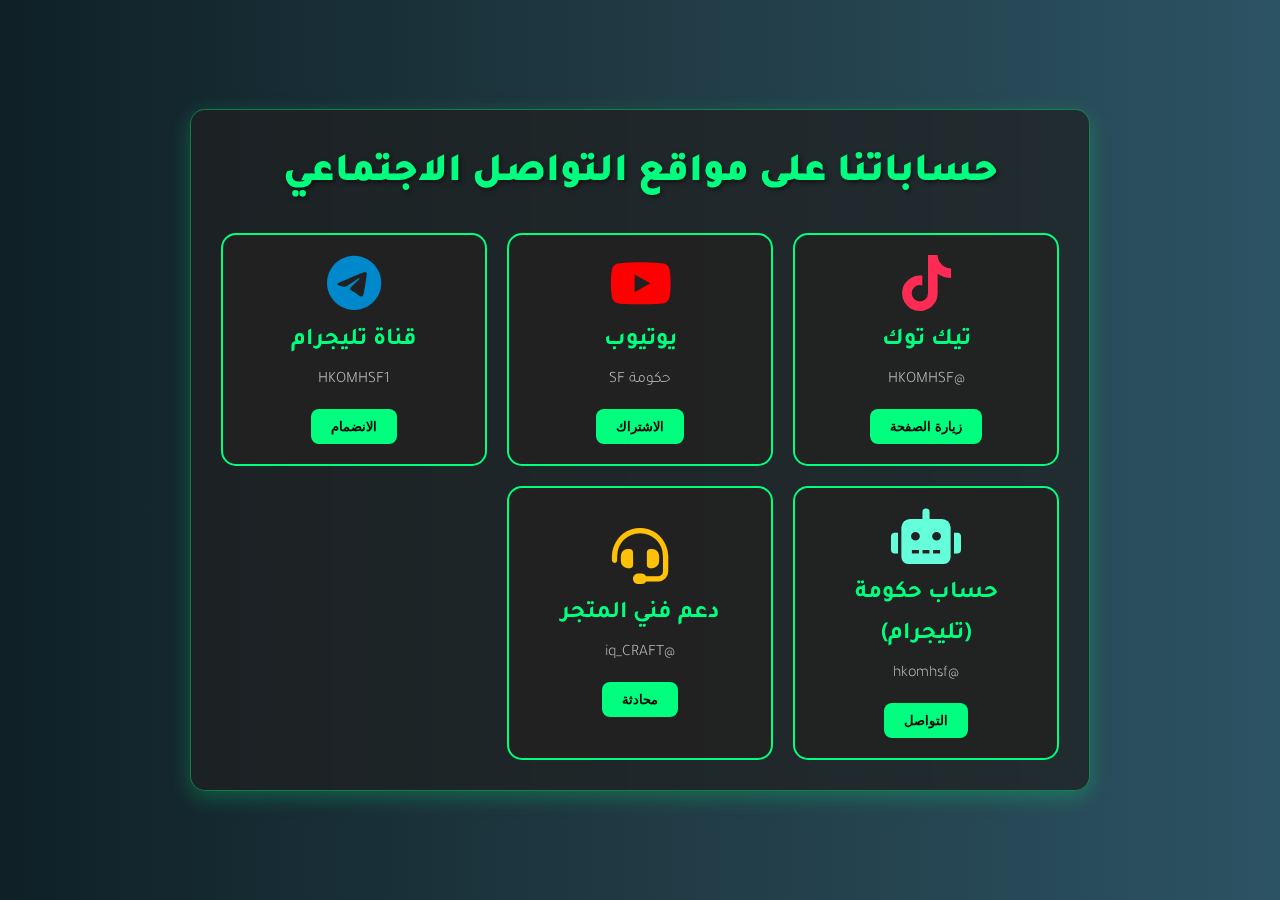
<file: i.html>
<!DOCTYPE html>
<html lang="ar" dir="rtl">
<head>
  <meta charset="UTF-8">
  <meta name="viewport" content="width=device-width, initial-scale=1.0">
  <title>حساباتنا على مواقع التواصل الاجتماعي</title>
  <link rel="icon" href="https://via.placeholder.com/32x32?text=AC" type="image/png">
  <link rel="apple-touch-icon" href="https://via.placeholder.com/180x180?text=AC">

  <link href="https://fonts.googleapis.com/css2?family=Tajawal:wght@300;400;700;900&family=Roboto:wght@300;400;700&display=swap" rel="stylesheet">
  <link rel="stylesheet" href="https://cdnjs.cloudflare.com/ajax/libs/font-awesome/6.0.0-beta3/css/all.min.css">

  <style>
    /* Global Styles from the original code */
    :root {
      --primary-green: #00ff7f;
      --dark-bg-gradient: linear-gradient(to right, #0f2027, #203a43, #2c5364);
      --dark-card-bg: rgba(34, 34, 34, 0.95);
      --dark-overlay-bg: rgba(0, 0, 0, 0.9);
      --text-color: #fff;
      --light-gray-text: #bbb;
      --border-radius-sm: 8px;
      --border-radius-md: 15px;
      --box-shadow-green-glow: 0 0 20px rgba(0, 255, 127, 0.7);
      --transition-speed: 0.3s ease-in-out;
    }

    * {
      box-sizing: border-box;
      margin: 0;
      padding: 0;
    }

    html {
      scroll-behavior: smooth;
    }

    body {
      font-family: 'Tajawal', 'Roboto', sans-serif;
      background: var(--dark-bg-gradient);
      color: var(--text-color);
      text-align: center;
      line-height: 1.7;
      min-height: 100vh;
      display: flex;
      flex-direction: column;
      overflow-x: hidden;
      justify-content: center;
      align-items: center;
      padding: 20px;
    }

    .container {
      max-width: 900px;
      margin: 0 auto;
      width: 100%;
    }

    .glass-effect {
      backdrop-filter: blur(15px) brightness(85%);
      background-color: rgba(34, 34, 34, 0.65);
      border: 1px solid rgba(0, 255, 127, 0.4);
      box-shadow: 0 6px 20px rgba(0, 255, 127, 0.25);
      border-radius: var(--border-radius-md);
      padding: 30px;
      text-align: center;
    }

    h1 {
      font-size: 2.5rem;
      font-weight: 900;
      color: var(--primary-green);
      text-shadow: 2px 2px 4px rgba(0, 0, 0, 0.5);
      margin-bottom: 25px;
    }

    .social-grid {
      display: grid;
      grid-template-columns: repeat(auto-fit, minmax(250px, 1fr));
      gap: 20px;
    }

    .social-card {
      background-color: var(--dark-card-bg);
      padding: 20px;
      border: 2px solid var(--primary-green);
      border-radius: var(--border-radius-md);
      display: flex;
      flex-direction: column;
      align-items: center;
      justify-content: center;
      transition: transform var(--transition-speed), box-shadow var(--transition-speed);
    }
    
    .social-card:hover {
      transform: translateY(-8px) scale(1.03);
      box-shadow: var(--box-shadow-green-glow);
    }
    
    .social-card a {
      text-decoration: none;
      color: inherit;
    }
    
    .social-icon {
      font-size: 3.5rem;
      margin-bottom: 10px;
      color: #fff;
    }
    
    /* Specific icon colors */
    .fa-tiktok { color: #fe2c55; }
    .fa-youtube { color: #ff0000; }
    .fa-telegram-plane { color: #0088cc; }
    .fa-robot { color: #64ffda; }
    .fa-headset { color: #ffc107; }

    .social-card .name {
      font-size: 1.5rem;
      font-weight: 700;
      color: var(--primary-green);
    }

    .social-card .handle {
      font-size: 1rem;
      font-weight: 300;
      color: var(--light-gray-text);
      margin-top: 5px;
    }

    .social-card .action-btn {
      margin-top: 15px;
      padding: 10px 20px;
      background-color: var(--primary-green);
      color: #050505;
      border: none;
      border-radius: var(--border-radius-sm);
      font-weight: 700;
      transition: transform 0.2s ease;
    }

    .social-card .action-btn:hover {
        transform: translateY(-3px);
        box-shadow: 0 4px 10px rgba(0, 255, 127, 0.4);
    }

  </style>
</head>
<body>

  <main class="container">
    <div class="glass-effect">
      <h1>حساباتنا على مواقع التواصل الاجتماعي</h1>

      <div class="social-grid">
        <div class="social-card">
          <a href="https://www.tiktok.com/@hkomhsf?_t=ZS-8yx5sqopMF5&_r=1" target="_blank" rel="noopener noreferrer">
            <i class="fab fa-tiktok social-icon"></i>
            <div class="name">تيك توك</div>
            <div class="handle">@HKOMHSF</div>
            <button class="action-btn">زيارة الصفحة</button>
          </a>
        </div>

        <div class="social-card">
          <a href="https://www.youtube.com/@HKOMHSF" target="_blank" rel="noopener noreferrer">
            <i class="fab fa-youtube social-icon"></i>
            <div class="name">يوتيوب</div>
            <div class="handle">حكومة SF</div>
            <button class="action-btn">الاشتراك</button>
          </a>
        </div>
        
        <div class="social-card">
          <a href="https://t.me/HKOMHSF1" target="_blank" rel="noopener noreferrer">
            <i class="fab fa-telegram-plane social-icon"></i>
            <div class="name">قناة تليجرام</div>
            <div class="handle">HKOMHSF1</div>
            <button class="action-btn">الانضمام</button>
          </a>
        </div>
        
        <div class="social-card">
          <a href="https://t.me/hkomhsf" target="_blank" rel="noopener noreferrer">
            <i class="fas fa-robot social-icon"></i>
            <div class="name">حساب حكومة (تليجرام)</div>
            <div class="handle">@hkomhsf</div>
            <button class="action-btn">التواصل</button>
          </a>
        </div>

        <div class="social-card">
          <a href="https://t.me/irq_craft_sf" target="_blank" rel="noopener noreferrer">
            <i class="fas fa-headset social-icon"></i>
            <div class="name">دعم فني المتجر</div>
            <div class="handle">@iq_CRAFT</div>
            <button class="action-btn">محادثة</button>
          </a>
        </div>
        
      </div>
    </div>
  </main>

</body>
</html>
</file>
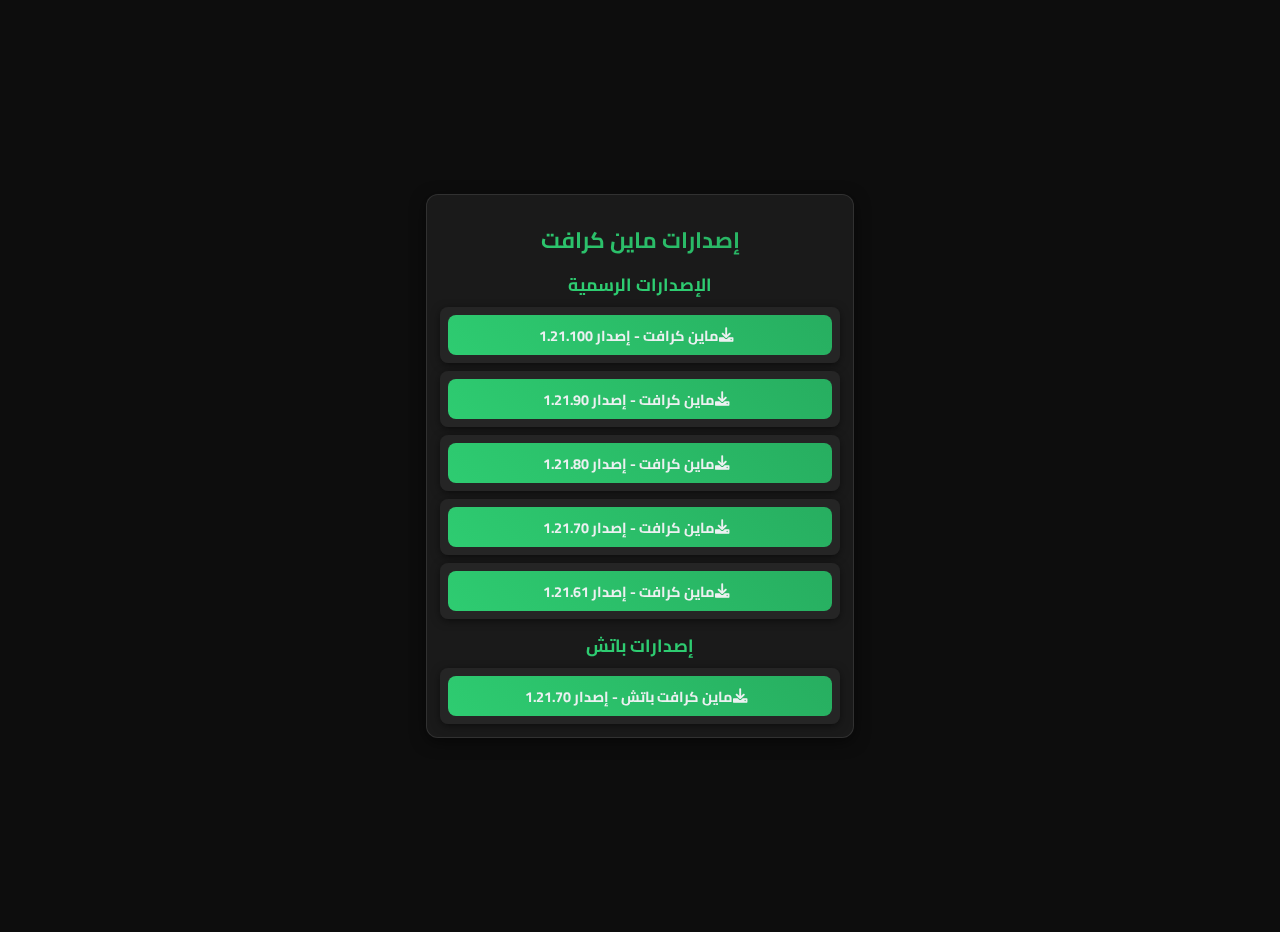
<file: mincraft.html>
<!DOCTYPE html>
<html lang="ar" dir="rtl">
<head>
    <meta charset="UTF-8">
    <meta name="viewport" content="width=device-width, initial-scale=1.0">
    <title>إصدارات ماين كرافت</title>
    <link rel="stylesheet" href="https://fonts.googleapis.com/css2?family=Cairo:wght@400;700&display=swap">
    <link rel="stylesheet" href="https://cdnjs.cloudflare.com/ajax/libs/font-awesome/6.0.0-beta3/css/all.min.css">
    <style>
        :root {
            --dark-bg: #0d0d0d;
            --container-bg: rgba(30, 30, 30, 0.8);
            --section-bg: rgba(45, 45, 45, 0.6);
            --green-gradient: linear-gradient(45deg, #2ecc71, #27ae60);
            --green-hover-gradient: linear-gradient(45deg, #27ae60, #2ecc71);
            --text-color: #ecf0f1;
            --shadow-color: rgba(0, 0, 0, 0.5);
        }

        body {
            background: var(--dark-bg);
            color: var(--text-color);
            font-family: 'Cairo', sans-serif;
            margin: 0;
            padding: 1rem;
            min-height: 100vh;
            display: flex;
            flex-direction: column;
            align-items: center;
            justify-content: center;
            line-height: 1.6;
        }

        .main-container {
            width: 100%;
            max-width: 400px;
            background: var(--container-bg);
            padding: 0.8rem;
            border-radius: 12px;
            backdrop-filter: blur(8px);
            box-shadow: 0 4px 15px var(--shadow-color);
            border: 1px solid rgba(255, 255, 255, 0.1);
            animation: fadeIn 0.8s ease-in-out;
        }

        @keyframes fadeIn {
            from { opacity: 0; transform: translateY(20px); }
            to { opacity: 1; transform: translateY(0); }
        }

        .main-title {
            font-size: 1.4rem;
            text-align: center;
            margin-bottom: 0.8rem;
            background: var(--green-gradient);
            -webkit-background-clip: text;
            -webkit-text-fill-color: transparent;
            font-weight: 700;
        }

        .section-title {
            font-size: 1.1rem;
            font-weight: 700;
            text-align: center;
            margin: 0.8rem 0 0.5rem;
            color: #2ecc71;
            position: relative;
        }

        .download-list {
            list-style: none;
            padding: 0;
            margin: 0;
            display: flex;
            flex-direction: column;
            gap: 0.5rem;
        }

        .download-item {
            background: var(--section-bg);
            padding: 0.5rem;
            border-radius: 8px;
            box-shadow: 0 2px 8px var(--shadow-color);
            transition: transform 0.2s ease;
        }

        .download-item:hover {
            transform: scale(1.02);
            box-shadow: 0 4px 12px var(--shadow-color);
        }

        .download-button {
            display: flex;
            align-items: center;
            justify-content: center;
            width: 100%;
            height: 40px;
            background: var(--green-gradient);
            color: var(--text-color);
            border: none;
            border-radius: 8px;
            font-size: 0.9rem;
            font-weight: 700;
            text-decoration: none;
            cursor: pointer;
            transition: all 0.3s ease;
            position: relative;
            overflow: hidden;
        }

        .download-button .icon {
            margin-right: 0.5rem;
        }

        .download-button:hover {
            background: var(--green-hover-gradient);
        }

        .download-button:active {
            transform: scale(0.98);
        }
    </style>
</head>
<body>

    <div class="main-container">
        <h1 class="main-title">إصدارات ماين كرافت</h1>
        
        <h2 class="section-title">الإصدارات الرسمية</h2>
        <ul class="download-list">
            <li class="download-item">
                <a class="download-button" href="https://www.mediafire.com/file/jq3wymstjn00d7n/%25D9%2585%25D8%25A7%25D9%258A%25D9%2586_%25D9%2583%25D8%25B1%25D8%25A7%25D9%2581%25D8%25AA_100.apk/file">
                    <i class="fas fa-download icon"></i> ماين كرافت - إصدار 1.21.100
                </a>
            </li>
            <li class="download-item">
                <a class="download-button" href="https://www.mediafire.com/file/3jxs9dlxraxb28s/_1-21-90-.apk/file">
                    <i class="fas fa-download icon"></i> ماين كرافت - إصدار 1.21.90
                </a>
            </li>
            <li class="download-item">
                <a class="download-button" href="https://www.mediafire.com/file/uz650qlwbpmtbcv/1.21.80.apk/file">
                    <i class="fas fa-download icon"></i> ماين كرافت - إصدار 1.21.80
                </a>
            </li>
            <li class="download-item">
                <a class="download-button" href="https://www.mediafire.com/file/jlycz2o30rh7kp2/%25D9%2585%25D8%25A7%25D9%258A%25D9%2586_%25D9%2583%25D8%25B1%25D8%25A7%25D9%2581%25D8%25AA_%25D8%25A7%25D8%25B5%25D8%25AF%25D8%25A7%25D8%25B170.apk/file">
                    <i class="fas fa-download icon"></i> ماين كرافت - إصدار 1.21.70
                </a>
            </li>
            <li class="download-item">
                <a class="download-button" href="https://www.mediafire.com/file/b5ic9jgy3dhkwrw/%25D9%2585%25D8%25A7%25D9%258A%25D9%2586_%25D9%2583%25D8%25B1%25D8%25A7%25D9%2581%25D8%25AA_61.apk/file">
                    <i class="fas fa-download icon"></i> ماين كرافت - إصدار 1.21.61
                </a>
            </li>
        </ul>
        
        <h2 class="section-title">إصدارات باتش</h2>
        <ul class="download-list">
            <li class="download-item">
                <a class="download-button" href="https://www.mediafire.com/file/6irhlvge6kd2hc2/1.21.70.03+Patch+-+CallousGamerz.apk/file?dkey=a7mjqm4ybin&r=1998">
                    <i class="fas fa-download icon"></i> ماين كرافت باتش - إصدار 1.21.70
                </a>
            </li>
        </ul>
    </div>
    
</body>
</html>
</file>
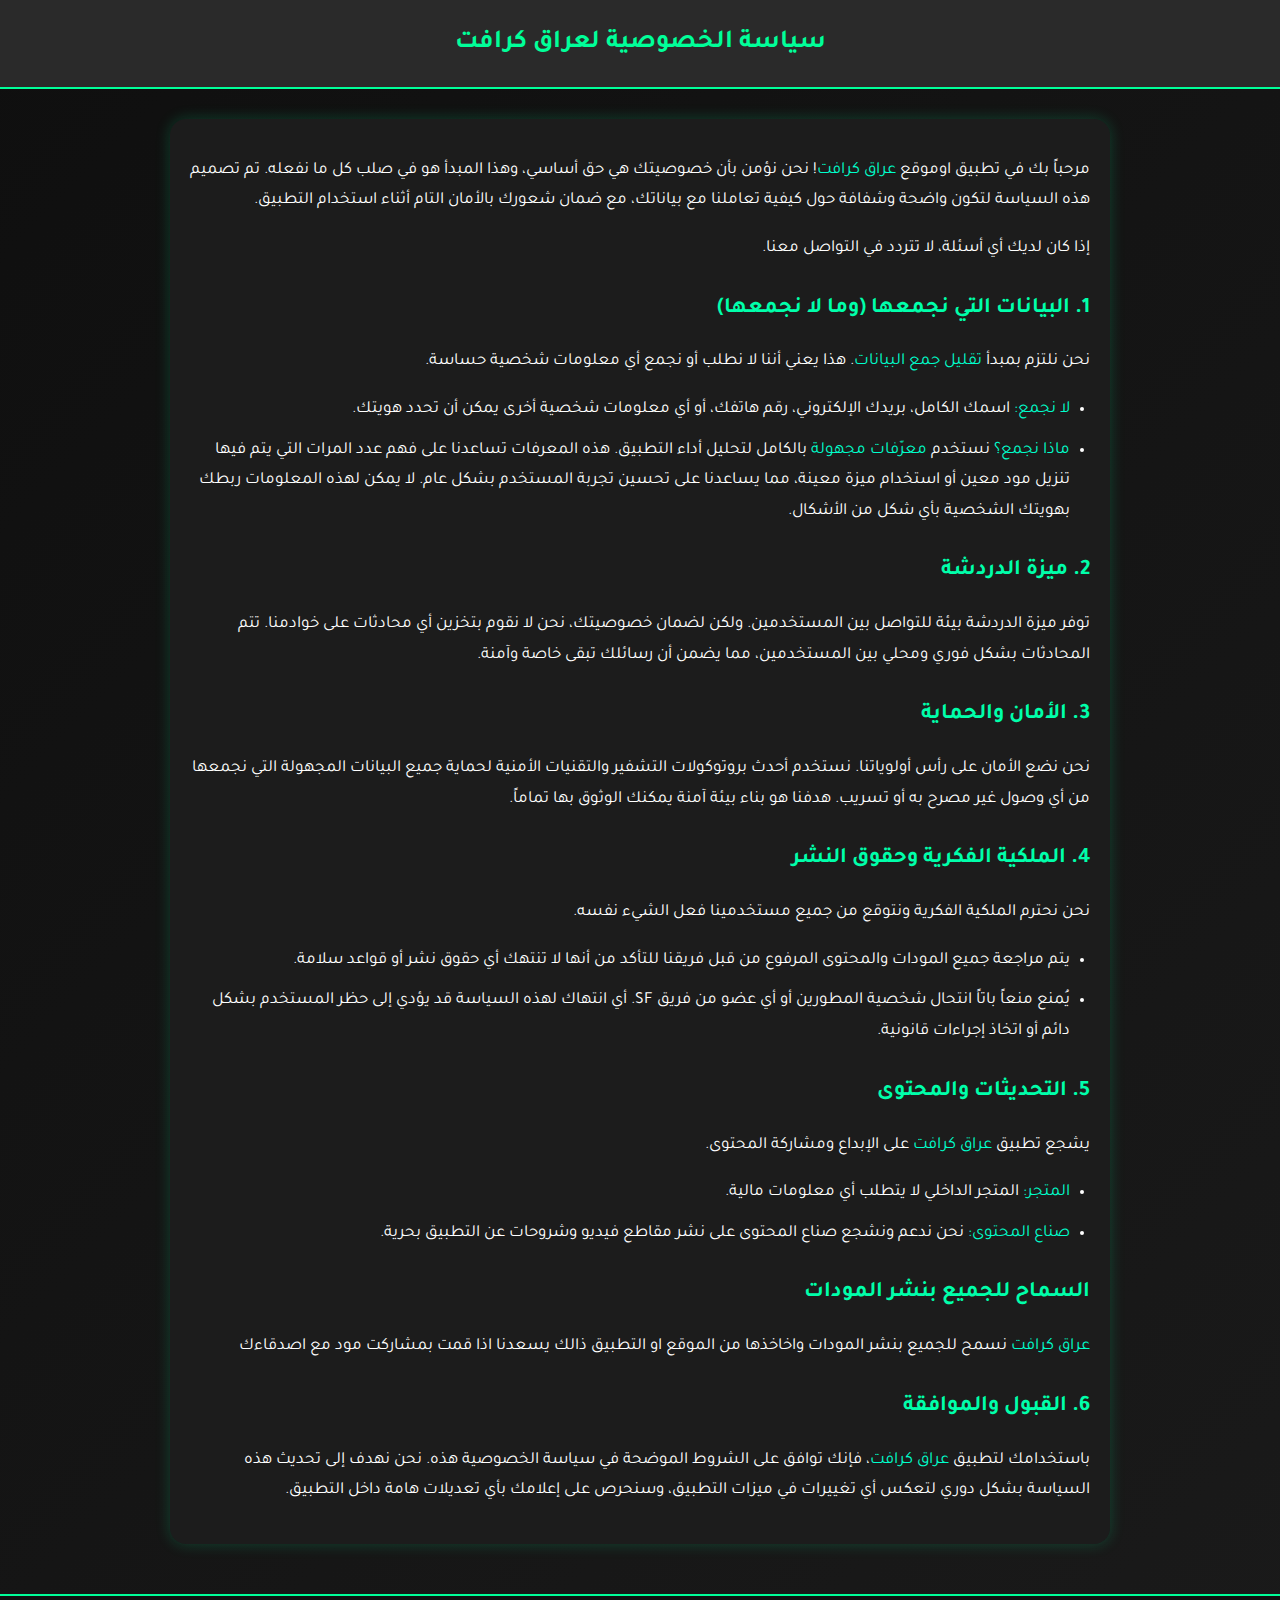
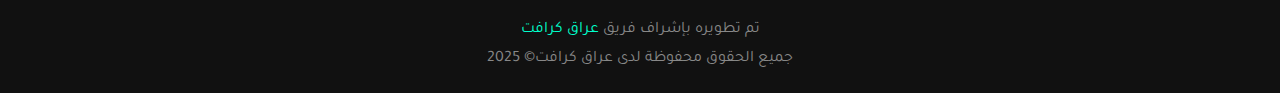
<file: ss.html>
<!DOCTYPE html>
<html lang="ar" dir="rtl">
<head>
  <meta charset="UTF-8" />
  <meta name="viewport" content="width=device-width, initial-scale=1.0"/>
  <title>سياسة الخصوصية | تطبيق عراق كرافت</title>
  <style>
    @import url('https://fonts.googleapis.com/css2?family=Tajawal:wght@500;700&display=swap');

    body {
      font-family: 'Tajawal', sans-serif;
      background: linear-gradient(135deg, #0f0f0f, #1a1a1a);
      color: #fff;
      margin: 0;
      padding: 0;
      line-height: 1.8;
    }

    header {
      background: #2a2a2a;
      padding: 20px;
      text-align: center;
      border-bottom: 2px solid #00ff99;
    }

    header h1 {
      margin: 0;
      font-size: 26px;
      color: #00ff99;
    }

    .container {
      max-width: 900px;
      margin: 30px auto;
      padding: 20px;
      background: #1c1c1c;
      border-radius: 16px;
      box-shadow: 0 0 15px rgba(0,255,153,0.2);
    }

    h2 {
      color: #00ffaa;
      margin-top: 25px;
      font-size: 22px;
    }

    p {
      font-size: 17px;
    }
    
    ul {
        padding-right: 20px;
        font-size: 17px;
    }
    
    li {
        margin-bottom: 10px;
    }

    footer {
      text-align: center;
      padding: 20px;
      background: #111;
      border-top: 2px solid #00ff99;
      color: #888;
      margin-top: 50px;
    }

    .highlight {
      color: #00ffcc;
    }

    @media (max-width: 600px) {
      .container {
        margin: 15px;
        padding: 15px;
      }

      h1 {
        font-size: 22px;
      }

      h2 {
        font-size: 20px;
      }

      p {
        font-size: 15px;
      }
    }
  </style>
</head>
<body>

  <header>
    <h1>سياسة الخصوصية لعراق كرافت</h1>
  </header>

  <div class="container">
    <p>
      مرحباً بك في تطبيق اوموقع <span class="highlight">عراق كرافت</span>! نحن نؤمن بأن خصوصيتك هي حق أساسي، وهذا المبدأ هو في صلب كل ما نفعله. تم تصميم هذه السياسة لتكون واضحة وشفافة حول كيفية تعاملنا مع بياناتك، مع ضمان شعورك بالأمان التام أثناء استخدام التطبيق.
    </p>
    <p>
      إذا كان لديك أي أسئلة، لا تتردد في التواصل معنا.
    </p>

    <h2>1. البيانات التي نجمعها (وما لا نجمعها)</h2>
    <p>
      نحن نلتزم بمبدأ <span class="highlight">تقليل جمع البيانات</span>. هذا يعني أننا لا نطلب أو نجمع أي معلومات شخصية حساسة.
    </p>
    <ul>
      <li><span class="highlight">لا نجمع:</span> اسمك الكامل، بريدك الإلكتروني، رقم هاتفك، أو أي معلومات شخصية أخرى يمكن أن تحدد هويتك.</li>
      <li><span class="highlight">ماذا نجمع؟</span> نستخدم <span class="highlight">معرّفات مجهولة</span> بالكامل لتحليل أداء التطبيق. هذه المعرفات تساعدنا على فهم عدد المرات التي يتم فيها تنزيل مود معين أو استخدام ميزة معينة، مما يساعدنا على تحسين تجربة المستخدم بشكل عام. لا يمكن لهذه المعلومات ربطك بهويتك الشخصية بأي شكل من الأشكال.</li>
    </ul>

    <h2>2. ميزة الدردشة</h2>
    <p>
      توفر ميزة الدردشة بيئة للتواصل بين المستخدمين. ولكن لضمان خصوصيتك، نحن لا نقوم بتخزين أي محادثات على خوادمنا. تتم المحادثات بشكل فوري ومحلي بين المستخدمين، مما يضمن أن رسائلك تبقى خاصة وآمنة.
    </p>
    
    <h2>3. الأمان والحماية</h2>
    <p>
      نحن نضع الأمان على رأس أولوياتنا. نستخدم أحدث بروتوكولات التشفير والتقنيات الأمنية لحماية جميع البيانات المجهولة التي نجمعها من أي وصول غير مصرح به أو تسريب. هدفنا هو بناء بيئة آمنة يمكنك الوثوق بها تماماً.
    </p>
    
    <h2>4. الملكية الفكرية وحقوق النشر</h2>
    <p>
      نحن نحترم الملكية الفكرية ونتوقع من جميع مستخدمينا فعل الشيء نفسه.
    </p>
    <ul>
      <li>يتم مراجعة جميع المودات والمحتوى المرفوع من قبل فريقنا للتأكد من أنها لا تنتهك أي حقوق نشر أو قواعد سلامة.</li>
      <li>يُمنع منعاً باتاً انتحال شخصية المطورين أو أي عضو من فريق SF. أي انتهاك لهذه السياسة قد يؤدي إلى حظر المستخدم بشكل دائم أو اتخاذ إجراءات قانونية.</li>
    </ul>

    <h2>5. التحديثات والمحتوى</h2>
    <p>
      يشجع تطبيق <span class="highlight">عراق كرافت</span> على الإبداع ومشاركة المحتوى.
    </p>
    <ul>
      <li><span class="highlight">المتجر:</span> المتجر الداخلي لا يتطلب أي معلومات مالية. </li>
      <li><span class="highlight">صناع المحتوى:</span> نحن ندعم ونشجع صناع المحتوى على نشر مقاطع فيديو وشروحات عن التطبيق بحرية.</li>
    </ul>

    <h2>السماح للجميع بنشر المودات</h2>
    <p>
       <span class="highlight">عراق كرافت </span>نسمح للجميع بنشر المودات  واخاخذها من الموقع او التطبيق ذالك يسعدنا  اذا قمت بمشاركت مود مع اصدقاءك 
    </p>
    <h2>6. القبول والموافقة</h2>
    <p>
      باستخدامك لتطبيق <span class="highlight">عراق كرافت</span>، فإنك توافق على الشروط الموضحة في سياسة الخصوصية هذه. نحن نهدف إلى تحديث هذه السياسة بشكل دوري لتعكس أي تغييرات في ميزات التطبيق، وسنحرص على إعلامك بأي تعديلات هامة داخل التطبيق.
    </p>
  </div>

  <footer>
    تم تطويره بإشراف فريق <span class="highlight">عراق كرافت</span> <br>
    جميع الحقوق محفوظة لدى عراق كرافت&copy; 2025
  </footer>

</body>
</html>
</file>
